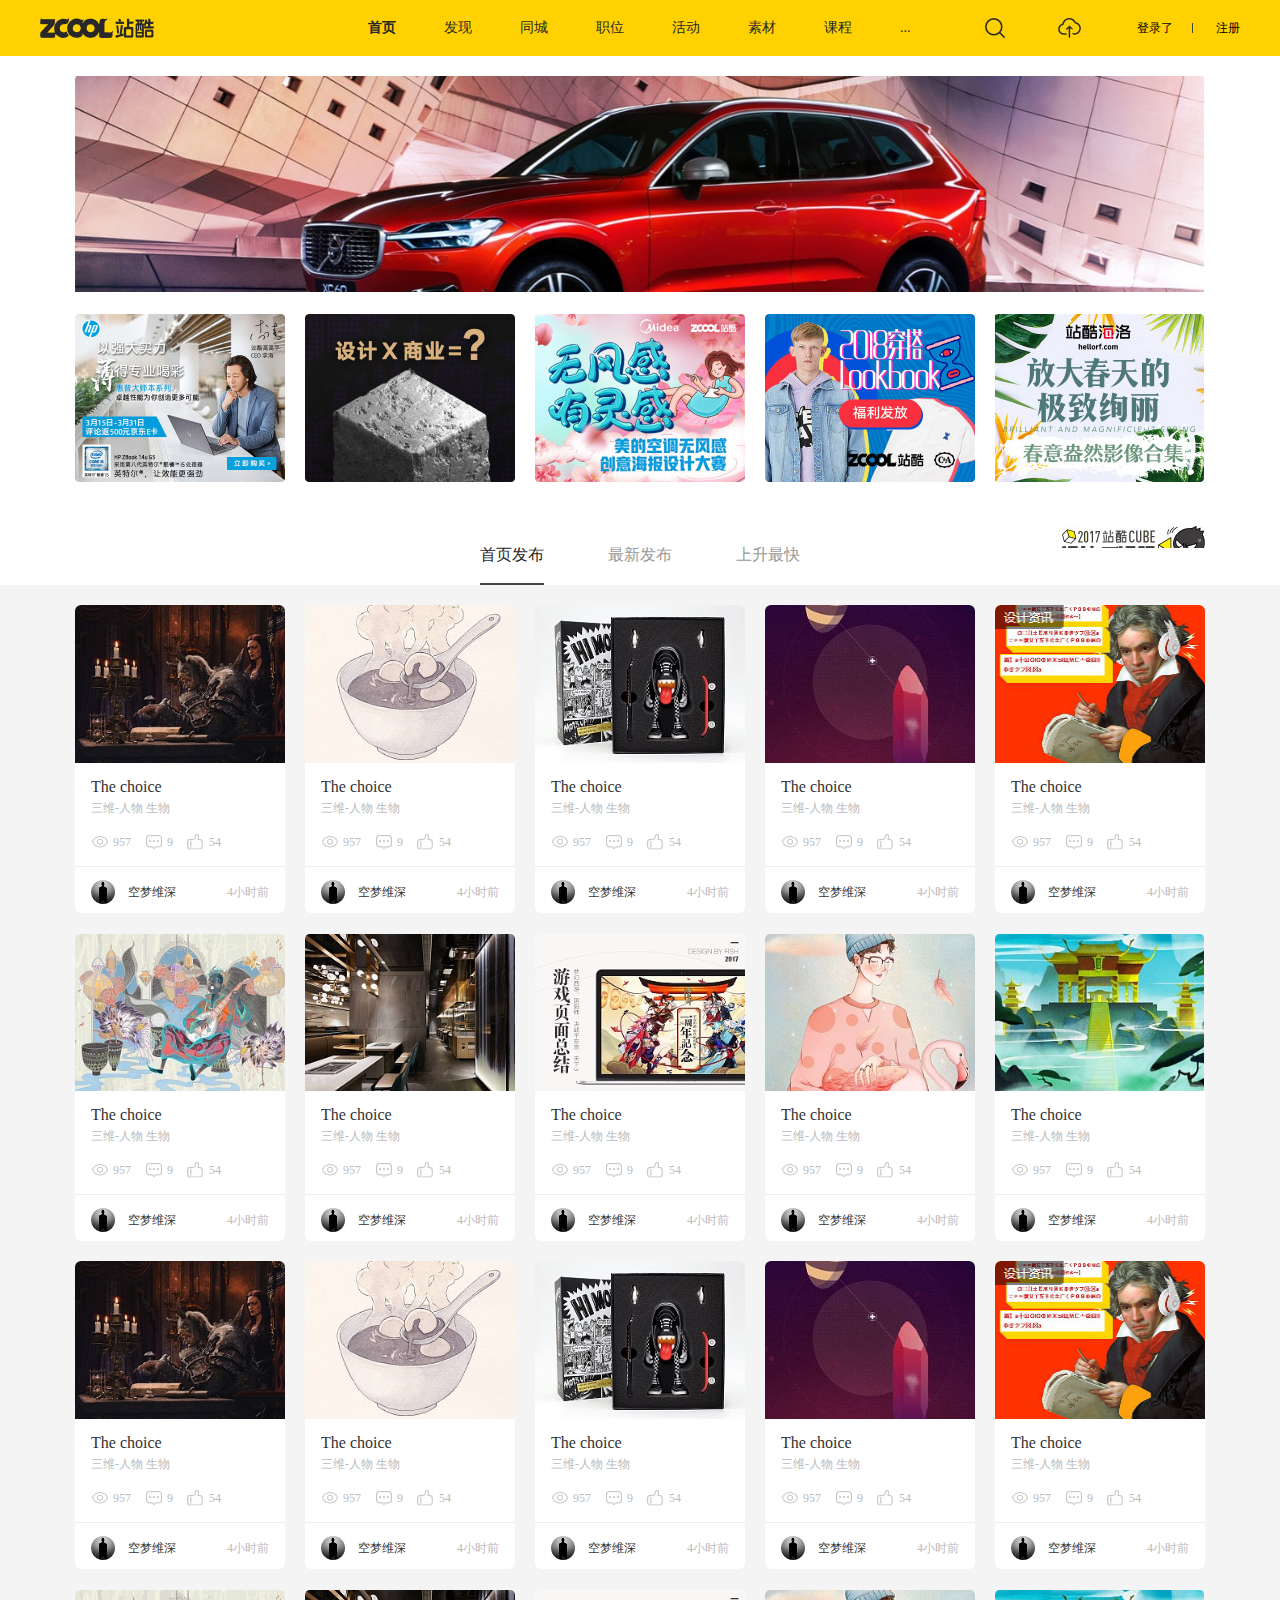
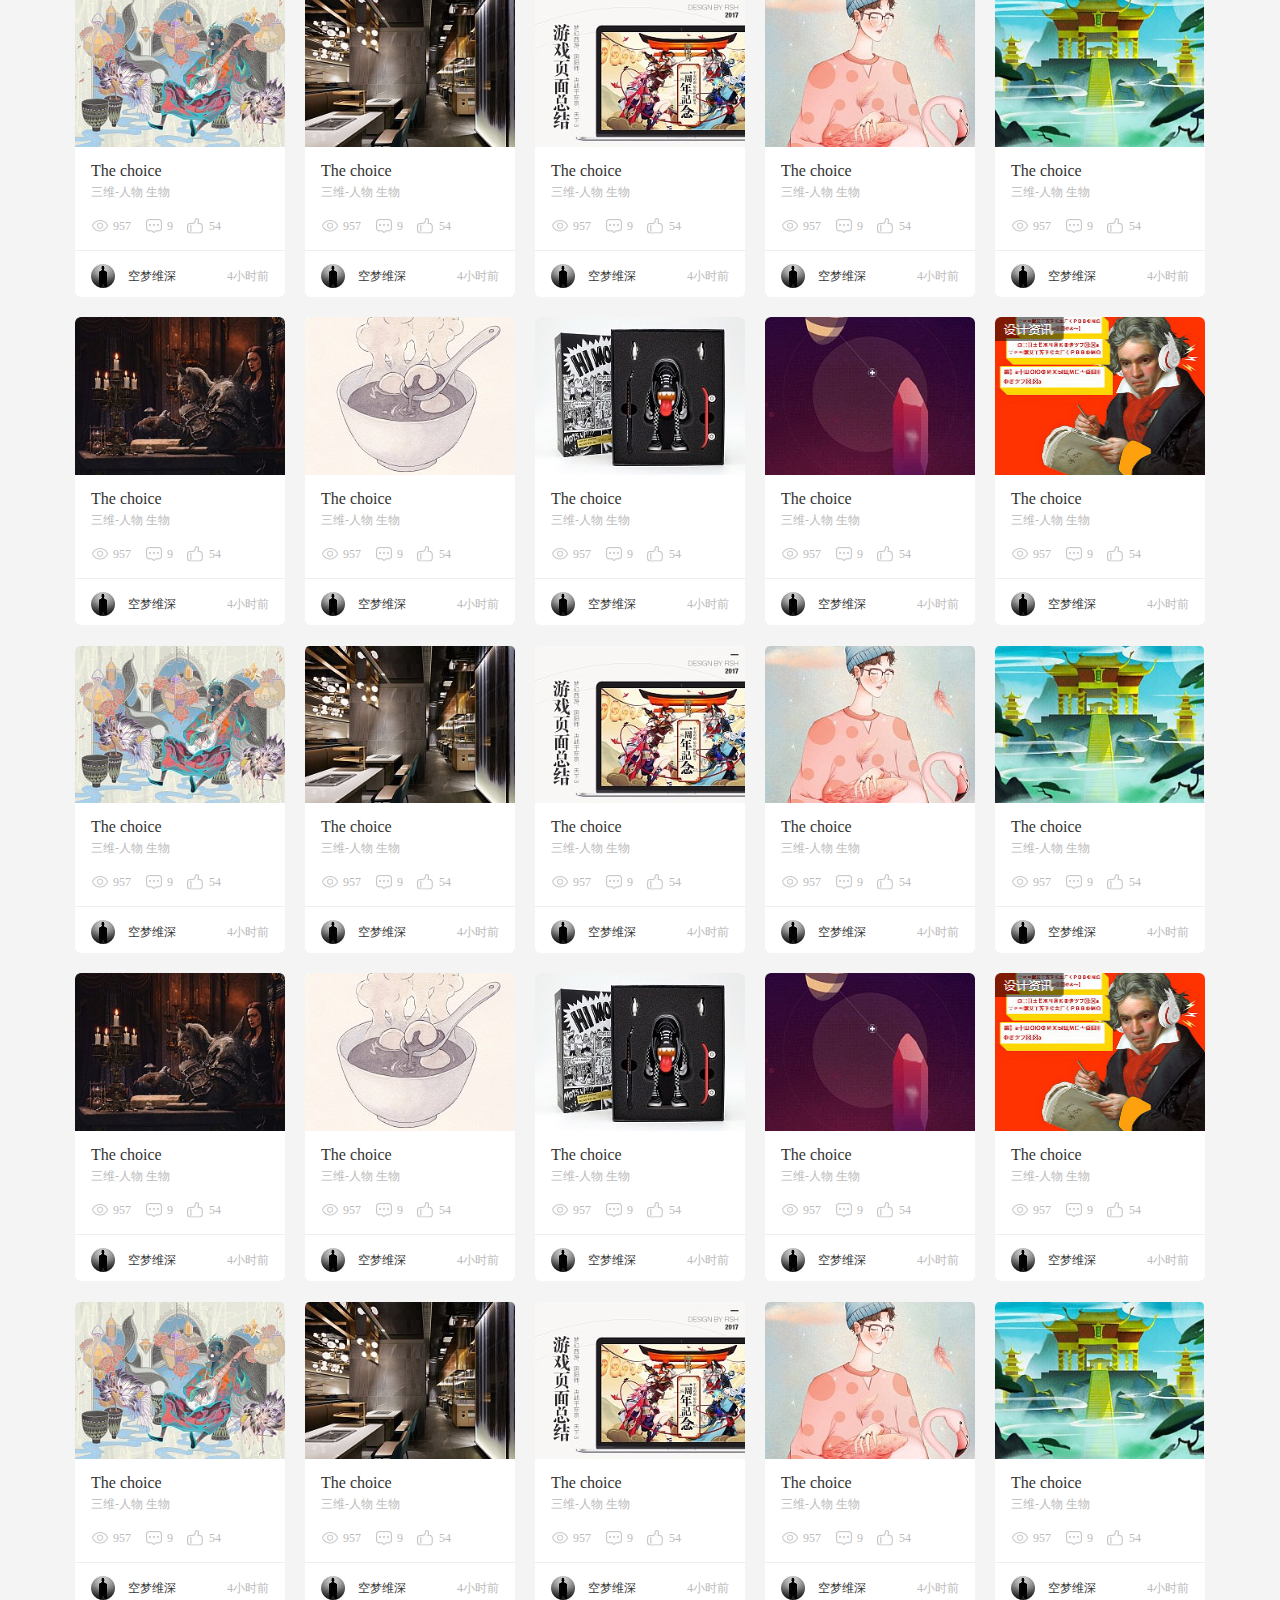
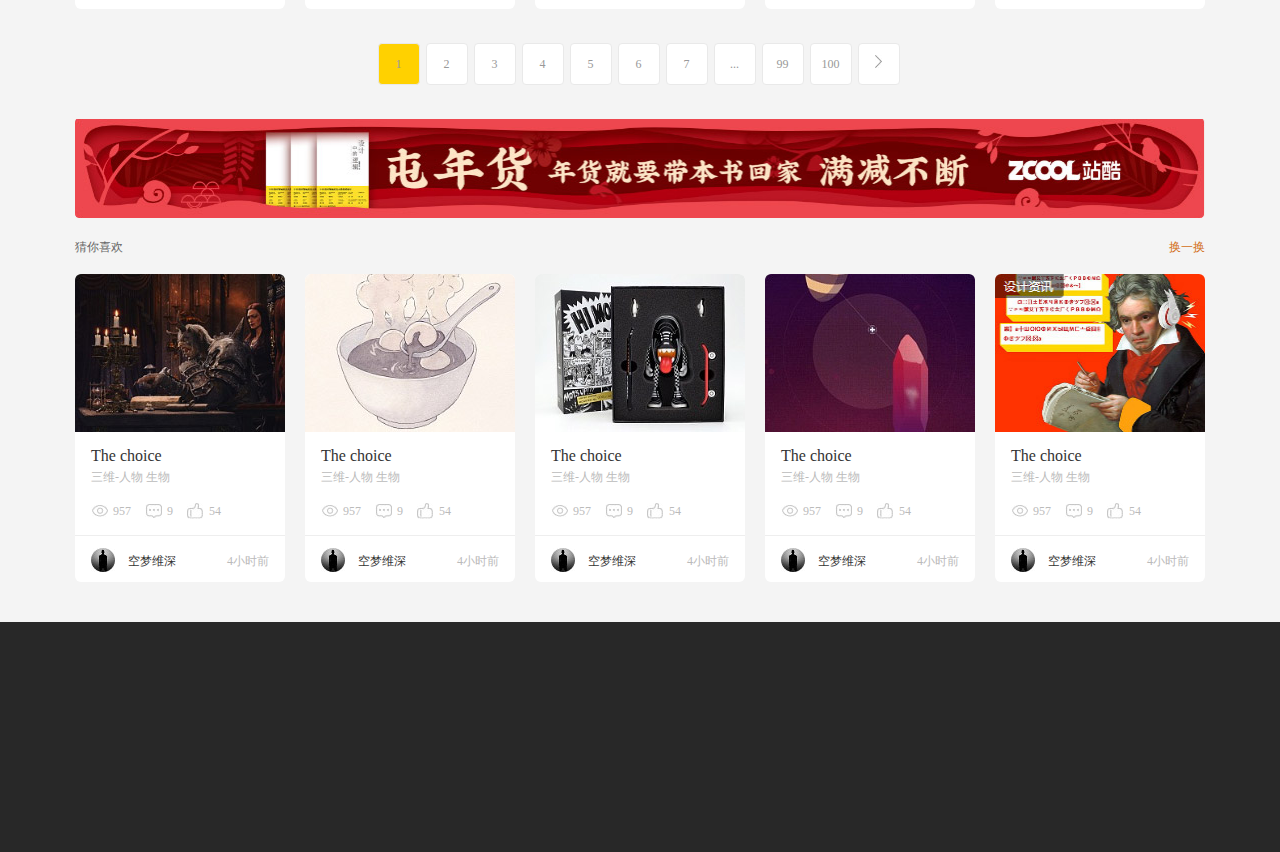
<file: index.html>
<!DOCTYPE html>
<html lang="en">
<head>
    <meta charset="UTF-8">
    <meta name="viewport" content="width=device-width, initial-scale=1.0">
    <meta http-equiv="X-UA-Compatible" content="ie=edge">
    <title>Document</title>
    <link rel="stylesheet" href="css/common.css">
    <link rel="stylesheet" href="css/style.css">
</head>
<body>

    <!-- header-->
    <div id="header">
        <div class="container clear">
            <h1 class="logo"><a href=""><img src="images/zk_03.jpg" alt=""></a><span></span></h1>
            <div class="header_right">
                <div class="search clear">
                    <p><a href=""><img src="images/zk_07.jpg" alt=""/></a></p>
                    <p><a href=""><img src="images/zk_09.jpg" alt=""/></a></p>
                </div>
                <div class="login clear">
                    <span class="span1"><a href="">登录了</a></span>
                    <span class="span2"><a href="">注册</a></span>
                </div>
            </div>
            <ul class="header_nav">
                <li class="active"><a href="">首页</a></li>
                <li><a href="">发现</a></li>
                <li><a href="">同城</a></li>
                <li><a href="">职位</a></li>
                <li><a href="">活动</a></li>
                <li><a href="">素材</a></li>
                <li><a href="">课程</a></li>
                <li><a href="">...</a></li>
            </ul>
        </div>
    </div>

    <!-- banner-->
    <div id="banner" class="container">
        <div class="img"><a href=""><img src="images/zk_16.jpg" alt=""/></a></div>
    </div>

    <!-- news-->
    <div id="news" class="container">
        <ul class="clear">
            <li><a href=""><img src="images/zk_19.jpg" alt=""/></a></li>
            <li><a href=""><img src="images/zk_21.jpg" alt=""/></a></li>
            <li><a href=""><img src="images/zk_23.jpg" alt=""/></a></li>
            <li><a href=""><img src="images/zk_25.jpg" alt=""/></a></li>
            <li><a href=""><img src="images/zk_27.jpg" alt=""/></a></li>
        </ul>
    </div>

    <!-- main-->

    <div class="main_title">
        <div class="container">
            <ul class="clear">
                <li class="active"><a href="">首页发布</a></li>
                <li><a href="">最新发布</a></li>
                <li><a href="">上升最快</a></li>
            </ul>
        </div>
    </div>

    <div id="main">
        <div class="container">
            <!-- 主要内容-->
            <div class="main_content clear">
                <dl>
                    <dt><a href=""><img src="images/zk_37.jpg" alt=""/></a></dt>
                    <dd>
                        <div class="title">
                            <p> The choice</p>
                            <p>三维-人物 生物</p>
                        </div>
                        <div class="middle clear">
                            <p class="browse">957</p>
                            <p class="comment">9</p>
                            <p class="good">54</p>
                        </div>
                        <div class="author">
                            <p class="left"><img src="images/zk_121.jpg" alt=""/><span>空梦维深</span></p>
                            <p class="right">4小时前</p>
                        </div>
                    </dd>
                </dl>

                <dl>
                    <dt><a href=""><img src="images/zk_38.jpg" alt=""/></a></dt>
                    <dd>
                        <div class="title">
                            <p> The choice</p>
                            <p>三维-人物 生物</p>
                        </div>
                        <div class="middle clear">
                            <p class="browse">957</p>
                            <p class="comment">9</p>
                            <p class="good">54</p>
                        </div>
                        <div class="author">
                            <p class="left"><img src="images/zk_121.jpg" alt=""/><span>空梦维深</span></p>
                            <p class="right">4小时前</p>
                        </div>
                    </dd>
                </dl>

                <dl>
                    <dt><a href=""><img src="images/zk_39.jpg" alt=""/></a></dt>
                    <dd>
                        <div class="title">
                            <p> The choice</p>
                            <p>三维-人物 生物</p>
                        </div>
                        <div class="middle clear">
                            <p class="browse">957</p>
                            <p class="comment">9</p>
                            <p class="good">54</p>
                        </div>
                        <div class="author">
                            <p class="left"><img src="images/zk_121.jpg" alt=""/><span>空梦维深</span></p>
                            <p class="right">4小时前</p>
                        </div>
                    </dd>
                </dl>

                <dl>
                    <dt><a href=""><img src="images/zk_40.jpg" alt=""/></a></dt>
                    <dd>
                        <div class="title">
                            <p> The choice</p>
                            <p>三维-人物 生物</p>
                        </div>
                        <div class="middle clear">
                            <p class="browse">957</p>
                            <p class="comment">9</p>
                            <p class="good">54</p>
                        </div>
                        <div class="author">
                            <p class="left"><img src="images/zk_121.jpg" alt=""/><span>空梦维深</span></p>
                            <p class="right">4小时前</p>
                        </div>
                    </dd>
                </dl>

                <dl>
                    <dt><a href=""><img src="images/zk_41.jpg" alt=""/></a></dt>
                    <dd>
                        <div class="title">
                            <p> The choice</p>
                            <p>三维-人物 生物</p>
                        </div>
                        <div class="middle clear">
                            <p class="browse">957</p>
                            <p class="comment">9</p>
                            <p class="good">54</p>
                        </div>
                        <div class="author">
                            <p class="left"><img src="images/zk_121.jpg" alt=""/><span>空梦维深</span></p>
                            <p class="right">4小时前</p>
                        </div>
                    </dd>
                </dl>

                <dl>
                    <dt><a href=""><img src="images/zk_47.jpg" alt=""/></a></dt>
                    <dd>
                        <div class="title">
                            <p> The choice</p>
                            <p>三维-人物 生物</p>
                        </div>
                        <div class="middle clear">
                            <p class="browse">957</p>
                            <p class="comment">9</p>
                            <p class="good">54</p>
                        </div>
                        <div class="author">
                            <p class="left"><img src="images/zk_121.jpg" alt=""/><span>空梦维深</span></p>
                            <p class="right">4小时前</p>
                        </div>
                    </dd>
                </dl>

                <dl>
                    <dt><a href=""><img src="images/zk_48.jpg" alt=""/></a></dt>
                    <dd>
                        <div class="title">
                            <p> The choice</p>
                            <p>三维-人物 生物</p>
                        </div>
                        <div class="middle clear">
                            <p class="browse">957</p>
                            <p class="comment">9</p>
                            <p class="good">54</p>
                        </div>
                        <div class="author">
                            <p class="left"><img src="images/zk_121.jpg" alt=""/><span>空梦维深</span></p>
                            <p class="right">4小时前</p>
                        </div>
                    </dd>
                </dl>

                <dl>
                    <dt><a href=""><img src="images/zk_49.jpg" alt=""/></a></dt>
                    <dd>
                        <div class="title">
                            <p> The choice</p>
                            <p>三维-人物 生物</p>
                        </div>
                        <div class="middle clear">
                            <p class="browse">957</p>
                            <p class="comment">9</p>
                            <p class="good">54</p>
                        </div>
                        <div class="author">
                            <p class="left"><img src="images/zk_121.jpg" alt=""/><span>空梦维深</span></p>
                            <p class="right">4小时前</p>
                        </div>
                    </dd>
                </dl>

                <dl>
                    <dt><a href=""><img src="images/zk_50.jpg" alt=""/></a></dt>
                    <dd>
                        <div class="title">
                            <p> The choice</p>
                            <p>三维-人物 生物</p>
                        </div>
                        <div class="middle clear">
                            <p class="browse">957</p>
                            <p class="comment">9</p>
                            <p class="good">54</p>
                        </div>
                        <div class="author">
                            <p class="left"><img src="images/zk_121.jpg" alt=""/><span>空梦维深</span></p>
                            <p class="right">4小时前</p>
                        </div>
                    </dd>
                </dl>

                <dl>
                    <dt><a href=""><img src="images/zk_51.jpg" alt=""/></a></dt>
                    <dd>
                        <div class="title">
                            <p> The choice</p>
                            <p>三维-人物 生物</p>
                        </div>
                        <div class="middle clear">
                            <p class="browse">957</p>
                            <p class="comment">9</p>
                            <p class="good">54</p>
                        </div>
                        <div class="author">
                            <p class="left"><img src="images/zk_121.jpg" alt=""/><span>空梦维深</span></p>
                            <p class="right">4小时前</p>
                        </div>
                    </dd>
                </dl>

                <dl>
                    <dt><a href=""><img src="images/zk_37.jpg" alt=""/></a></dt>
                    <dd>
                        <div class="title">
                            <p> The choice</p>
                            <p>三维-人物 生物</p>
                        </div>
                        <div class="middle clear">
                            <p class="browse">957</p>
                            <p class="comment">9</p>
                            <p class="good">54</p>
                        </div>
                        <div class="author">
                            <p class="left"><img src="images/zk_121.jpg" alt=""/><span>空梦维深</span></p>
                            <p class="right">4小时前</p>
                        </div>
                    </dd>
                </dl>

                <dl>
                    <dt><a href=""><img src="images/zk_38.jpg" alt=""/></a></dt>
                    <dd>
                        <div class="title">
                            <p> The choice</p>
                            <p>三维-人物 生物</p>
                        </div>
                        <div class="middle clear">
                            <p class="browse">957</p>
                            <p class="comment">9</p>
                            <p class="good">54</p>
                        </div>
                        <div class="author">
                            <p class="left"><img src="images/zk_121.jpg" alt=""/><span>空梦维深</span></p>
                            <p class="right">4小时前</p>
                        </div>
                    </dd>
                </dl>

                <dl>
                    <dt><a href=""><img src="images/zk_39.jpg" alt=""/></a></dt>
                    <dd>
                        <div class="title">
                            <p> The choice</p>
                            <p>三维-人物 生物</p>
                        </div>
                        <div class="middle clear">
                            <p class="browse">957</p>
                            <p class="comment">9</p>
                            <p class="good">54</p>
                        </div>
                        <div class="author">
                            <p class="left"><img src="images/zk_121.jpg" alt=""/><span>空梦维深</span></p>
                            <p class="right">4小时前</p>
                        </div>
                    </dd>
                </dl>

                <dl>
                    <dt><a href=""><img src="images/zk_40.jpg" alt=""/></a></dt>
                    <dd>
                        <div class="title">
                            <p> The choice</p>
                            <p>三维-人物 生物</p>
                        </div>
                        <div class="middle clear">
                            <p class="browse">957</p>
                            <p class="comment">9</p>
                            <p class="good">54</p>
                        </div>
                        <div class="author">
                            <p class="left"><img src="images/zk_121.jpg" alt=""/><span>空梦维深</span></p>
                            <p class="right">4小时前</p>
                        </div>
                    </dd>
                </dl>

                <dl>
                    <dt><a href=""><img src="images/zk_41.jpg" alt=""/></a></dt>
                    <dd>
                        <div class="title">
                            <p> The choice</p>
                            <p>三维-人物 生物</p>
                        </div>
                        <div class="middle clear">
                            <p class="browse">957</p>
                            <p class="comment">9</p>
                            <p class="good">54</p>
                        </div>
                        <div class="author">
                            <p class="left"><img src="images/zk_121.jpg" alt=""/><span>空梦维深</span></p>
                            <p class="right">4小时前</p>
                        </div>
                    </dd>
                </dl>

                <dl>
                    <dt><a href=""><img src="images/zk_47.jpg" alt=""/></a></dt>
                    <dd>
                        <div class="title">
                            <p> The choice</p>
                            <p>三维-人物 生物</p>
                        </div>
                        <div class="middle clear">
                            <p class="browse">957</p>
                            <p class="comment">9</p>
                            <p class="good">54</p>
                        </div>
                        <div class="author">
                            <p class="left"><img src="images/zk_121.jpg" alt=""/><span>空梦维深</span></p>
                            <p class="right">4小时前</p>
                        </div>
                    </dd>
                </dl>

                <dl>
                    <dt><a href=""><img src="images/zk_48.jpg" alt=""/></a></dt>
                    <dd>
                        <div class="title">
                            <p> The choice</p>
                            <p>三维-人物 生物</p>
                        </div>
                        <div class="middle clear">
                            <p class="browse">957</p>
                            <p class="comment">9</p>
                            <p class="good">54</p>
                        </div>
                        <div class="author">
                            <p class="left"><img src="images/zk_121.jpg" alt=""/><span>空梦维深</span></p>
                            <p class="right">4小时前</p>
                        </div>
                    </dd>
                </dl>

                <dl>
                    <dt><a href=""><img src="images/zk_49.jpg" alt=""/></a></dt>
                    <dd>
                        <div class="title">
                            <p> The choice</p>
                            <p>三维-人物 生物</p>
                        </div>
                        <div class="middle clear">
                            <p class="browse">957</p>
                            <p class="comment">9</p>
                            <p class="good">54</p>
                        </div>
                        <div class="author">
                            <p class="left"><img src="images/zk_121.jpg" alt=""/><span>空梦维深</span></p>
                            <p class="right">4小时前</p>
                        </div>
                    </dd>
                </dl>

                <dl>
                    <dt><a href=""><img src="images/zk_50.jpg" alt=""/></a></dt>
                    <dd>
                        <div class="title">
                            <p> The choice</p>
                            <p>三维-人物 生物</p>
                        </div>
                        <div class="middle clear">
                            <p class="browse">957</p>
                            <p class="comment">9</p>
                            <p class="good">54</p>
                        </div>
                        <div class="author">
                            <p class="left"><img src="images/zk_121.jpg" alt=""/><span>空梦维深</span></p>
                            <p class="right">4小时前</p>
                        </div>
                    </dd>
                </dl>

                <dl>
                    <dt><a href=""><img src="images/zk_51.jpg" alt=""/></a></dt>
                    <dd>
                        <div class="title">
                            <p> The choice</p>
                            <p>三维-人物 生物</p>
                        </div>
                        <div class="middle clear">
                            <p class="browse">957</p>
                            <p class="comment">9</p>
                            <p class="good">54</p>
                        </div>
                        <div class="author">
                            <p class="left"><img src="images/zk_121.jpg" alt=""/><span>空梦维深</span></p>
                            <p class="right">4小时前</p>
                        </div>
                    </dd>
                </dl>

                <dl>
                    <dt><a href=""><img src="images/zk_37.jpg" alt=""/></a></dt>
                    <dd>
                        <div class="title">
                            <p> The choice</p>
                            <p>三维-人物 生物</p>
                        </div>
                        <div class="middle clear">
                            <p class="browse">957</p>
                            <p class="comment">9</p>
                            <p class="good">54</p>
                        </div>
                        <div class="author">
                            <p class="left"><img src="images/zk_121.jpg" alt=""/><span>空梦维深</span></p>
                            <p class="right">4小时前</p>
                        </div>
                    </dd>
                </dl>

                <dl>
                    <dt><a href=""><img src="images/zk_38.jpg" alt=""/></a></dt>
                    <dd>
                        <div class="title">
                            <p> The choice</p>
                            <p>三维-人物 生物</p>
                        </div>
                        <div class="middle clear">
                            <p class="browse">957</p>
                            <p class="comment">9</p>
                            <p class="good">54</p>
                        </div>
                        <div class="author">
                            <p class="left"><img src="images/zk_121.jpg" alt=""/><span>空梦维深</span></p>
                            <p class="right">4小时前</p>
                        </div>
                    </dd>
                </dl>

                <dl>
                    <dt><a href=""><img src="images/zk_39.jpg" alt=""/></a></dt>
                    <dd>
                        <div class="title">
                            <p> The choice</p>
                            <p>三维-人物 生物</p>
                        </div>
                        <div class="middle clear">
                            <p class="browse">957</p>
                            <p class="comment">9</p>
                            <p class="good">54</p>
                        </div>
                        <div class="author">
                            <p class="left"><img src="images/zk_121.jpg" alt=""/><span>空梦维深</span></p>
                            <p class="right">4小时前</p>
                        </div>
                    </dd>
                </dl>

                <dl>
                    <dt><a href=""><img src="images/zk_40.jpg" alt=""/></a></dt>
                    <dd>
                        <div class="title">
                            <p> The choice</p>
                            <p>三维-人物 生物</p>
                        </div>
                        <div class="middle clear">
                            <p class="browse">957</p>
                            <p class="comment">9</p>
                            <p class="good">54</p>
                        </div>
                        <div class="author">
                            <p class="left"><img src="images/zk_121.jpg" alt=""/><span>空梦维深</span></p>
                            <p class="right">4小时前</p>
                        </div>
                    </dd>
                </dl>

                <dl>
                    <dt><a href=""><img src="images/zk_41.jpg" alt=""/></a></dt>
                    <dd>
                        <div class="title">
                            <p> The choice</p>
                            <p>三维-人物 生物</p>
                        </div>
                        <div class="middle clear">
                            <p class="browse">957</p>
                            <p class="comment">9</p>
                            <p class="good">54</p>
                        </div>
                        <div class="author">
                            <p class="left"><img src="images/zk_121.jpg" alt=""/><span>空梦维深</span></p>
                            <p class="right">4小时前</p>
                        </div>
                    </dd>
                </dl>

                <dl>
                    <dt><a href=""><img src="images/zk_47.jpg" alt=""/></a></dt>
                    <dd>
                        <div class="title">
                            <p> The choice</p>
                            <p>三维-人物 生物</p>
                        </div>
                        <div class="middle clear">
                            <p class="browse">957</p>
                            <p class="comment">9</p>
                            <p class="good">54</p>
                        </div>
                        <div class="author">
                            <p class="left"><img src="images/zk_121.jpg" alt=""/><span>空梦维深</span></p>
                            <p class="right">4小时前</p>
                        </div>
                    </dd>
                </dl>

                <dl>
                    <dt><a href=""><img src="images/zk_48.jpg" alt=""/></a></dt>
                    <dd>
                        <div class="title">
                            <p> The choice</p>
                            <p>三维-人物 生物</p>
                        </div>
                        <div class="middle clear">
                            <p class="browse">957</p>
                            <p class="comment">9</p>
                            <p class="good">54</p>
                        </div>
                        <div class="author">
                            <p class="left"><img src="images/zk_121.jpg" alt=""/><span>空梦维深</span></p>
                            <p class="right">4小时前</p>
                        </div>
                    </dd>
                </dl>

                <dl>
                    <dt><a href=""><img src="images/zk_49.jpg" alt=""/></a></dt>
                    <dd>
                        <div class="title">
                            <p> The choice</p>
                            <p>三维-人物 生物</p>
                        </div>
                        <div class="middle clear">
                            <p class="browse">957</p>
                            <p class="comment">9</p>
                            <p class="good">54</p>
                        </div>
                        <div class="author">
                            <p class="left"><img src="images/zk_121.jpg" alt=""/><span>空梦维深</span></p>
                            <p class="right">4小时前</p>
                        </div>
                    </dd>
                </dl>

                <dl>
                    <dt><a href=""><img src="images/zk_50.jpg" alt=""/></a></dt>
                    <dd>
                        <div class="title">
                            <p> The choice</p>
                            <p>三维-人物 生物</p>
                        </div>
                        <div class="middle clear">
                            <p class="browse">957</p>
                            <p class="comment">9</p>
                            <p class="good">54</p>
                        </div>
                        <div class="author">
                            <p class="left"><img src="images/zk_121.jpg" alt=""/><span>空梦维深</span></p>
                            <p class="right">4小时前</p>
                        </div>
                    </dd>
                </dl>

                <dl>
                    <dt><a href=""><img src="images/zk_51.jpg" alt=""/></a></dt>
                    <dd>
                        <div class="title">
                            <p> The choice</p>
                            <p>三维-人物 生物</p>
                        </div>
                        <div class="middle clear">
                            <p class="browse">957</p>
                            <p class="comment">9</p>
                            <p class="good">54</p>
                        </div>
                        <div class="author">
                            <p class="left"><img src="images/zk_121.jpg" alt=""/><span>空梦维深</span></p>
                            <p class="right">4小时前</p>
                        </div>
                    </dd>
                </dl>

                <dl>
                    <dt><a href=""><img src="images/zk_37.jpg" alt=""/></a></dt>
                    <dd>
                        <div class="title">
                            <p> The choice</p>
                            <p>三维-人物 生物</p>
                        </div>
                        <div class="middle clear">
                            <p class="browse">957</p>
                            <p class="comment">9</p>
                            <p class="good">54</p>
                        </div>
                        <div class="author">
                            <p class="left"><img src="images/zk_121.jpg" alt=""/><span>空梦维深</span></p>
                            <p class="right">4小时前</p>
                        </div>
                    </dd>
                </dl>

                <dl>
                    <dt><a href=""><img src="images/zk_38.jpg" alt=""/></a></dt>
                    <dd>
                        <div class="title">
                            <p> The choice</p>
                            <p>三维-人物 生物</p>
                        </div>
                        <div class="middle clear">
                            <p class="browse">957</p>
                            <p class="comment">9</p>
                            <p class="good">54</p>
                        </div>
                        <div class="author">
                            <p class="left"><img src="images/zk_121.jpg" alt=""/><span>空梦维深</span></p>
                            <p class="right">4小时前</p>
                        </div>
                    </dd>
                </dl>

                <dl>
                    <dt><a href=""><img src="images/zk_39.jpg" alt=""/></a></dt>
                    <dd>
                        <div class="title">
                            <p> The choice</p>
                            <p>三维-人物 生物</p>
                        </div>
                        <div class="middle clear">
                            <p class="browse">957</p>
                            <p class="comment">9</p>
                            <p class="good">54</p>
                        </div>
                        <div class="author">
                            <p class="left"><img src="images/zk_121.jpg" alt=""/><span>空梦维深</span></p>
                            <p class="right">4小时前</p>
                        </div>
                    </dd>
                </dl>

                <dl>
                    <dt><a href=""><img src="images/zk_40.jpg" alt=""/></a></dt>
                    <dd>
                        <div class="title">
                            <p> The choice</p>
                            <p>三维-人物 生物</p>
                        </div>
                        <div class="middle clear">
                            <p class="browse">957</p>
                            <p class="comment">9</p>
                            <p class="good">54</p>
                        </div>
                        <div class="author">
                            <p class="left"><img src="images/zk_121.jpg" alt=""/><span>空梦维深</span></p>
                            <p class="right">4小时前</p>
                        </div>
                    </dd>
                </dl>

                <dl>
                    <dt><a href=""><img src="images/zk_41.jpg" alt=""/></a></dt>
                    <dd>
                        <div class="title">
                            <p> The choice</p>
                            <p>三维-人物 生物</p>
                        </div>
                        <div class="middle clear">
                            <p class="browse">957</p>
                            <p class="comment">9</p>
                            <p class="good">54</p>
                        </div>
                        <div class="author">
                            <p class="left"><img src="images/zk_121.jpg" alt=""/><span>空梦维深</span></p>
                            <p class="right">4小时前</p>
                        </div>
                    </dd>
                </dl>

                <dl>
                    <dt><a href=""><img src="images/zk_47.jpg" alt=""/></a></dt>
                    <dd>
                        <div class="title">
                            <p> The choice</p>
                            <p>三维-人物 生物</p>
                        </div>
                        <div class="middle clear">
                            <p class="browse">957</p>
                            <p class="comment">9</p>
                            <p class="good">54</p>
                        </div>
                        <div class="author">
                            <p class="left"><img src="images/zk_121.jpg" alt=""/><span>空梦维深</span></p>
                            <p class="right">4小时前</p>
                        </div>
                    </dd>
                </dl>

                <dl>
                    <dt><a href=""><img src="images/zk_48.jpg" alt=""/></a></dt>
                    <dd>
                        <div class="title">
                            <p> The choice</p>
                            <p>三维-人物 生物</p>
                        </div>
                        <div class="middle clear">
                            <p class="browse">957</p>
                            <p class="comment">9</p>
                            <p class="good">54</p>
                        </div>
                        <div class="author">
                            <p class="left"><img src="images/zk_121.jpg" alt=""/><span>空梦维深</span></p>
                            <p class="right">4小时前</p>
                        </div>
                    </dd>
                </dl>

                <dl>
                    <dt><a href=""><img src="images/zk_49.jpg" alt=""/></a></dt>
                    <dd>
                        <div class="title">
                            <p> The choice</p>
                            <p>三维-人物 生物</p>
                        </div>
                        <div class="middle clear">
                            <p class="browse">957</p>
                            <p class="comment">9</p>
                            <p class="good">54</p>
                        </div>
                        <div class="author">
                            <p class="left"><img src="images/zk_121.jpg" alt=""/><span>空梦维深</span></p>
                            <p class="right">4小时前</p>
                        </div>
                    </dd>
                </dl>

                <dl>
                    <dt><a href=""><img src="images/zk_50.jpg" alt=""/></a></dt>
                    <dd>
                        <div class="title">
                            <p> The choice</p>
                            <p>三维-人物 生物</p>
                        </div>
                        <div class="middle clear">
                            <p class="browse">957</p>
                            <p class="comment">9</p>
                            <p class="good">54</p>
                        </div>
                        <div class="author">
                            <p class="left"><img src="images/zk_121.jpg" alt=""/><span>空梦维深</span></p>
                            <p class="right">4小时前</p>
                        </div>
                    </dd>
                </dl>

                <dl>
                    <dt><a href=""><img src="images/zk_51.jpg" alt=""/></a></dt>
                    <dd>
                        <div class="title">
                            <p> The choice</p>
                            <p>三维-人物 生物</p>
                        </div>
                        <div class="middle clear">
                            <p class="browse">957</p>
                            <p class="comment">9</p>
                            <p class="good">54</p>
                        </div>
                        <div class="author">
                            <p class="left"><img src="images/zk_121.jpg" alt=""/><span>空梦维深</span></p>
                            <p class="right">4小时前</p>
                        </div>
                    </dd>
                </dl>
            </div>
            <!--分页-->
            <div class="paging">
                <ul class="clear">
                    <li class="active">1</li>
                    <li>2</li>
                    <li>3</li>
                    <li>4</li>
                    <li>5</li>
                    <li>6</li>
                    <li>7</li>
                    <li>...</li>
                    <li>99</li>
                    <li>100</li>
                    <li><img src="images/arrow_left_07.jpg" alt=""/></li>
                </ul>
                <span></span>
            </div>
        </div>
    </div>

    <!-- main2-->
    <div id="main2">
        <div class="container">
            <!-- 广告图片-->
            <div class="gugao"><a href=""><img src="images/zk_133.jpg" alt=""/></a></div>
            <!-- 猜你喜欢-->
            <div class="you_like">
                <p class="left"><a href="">猜你喜欢</a></p>
                <p class="right"><a href="">换一换</a></p>
            </div>

            <!-- 主要内容-->
            <div class="main_content clear">
                <dl>
                    <dt><a href=""><img src="images/zk_37.jpg" alt=""/></a></dt>
                    <dd>
                        <div class="title">
                            <p> The choice</p>
                            <p>三维-人物 生物</p>
                        </div>
                        <div class="middle clear">
                            <p class="browse">957</p>
                            <p class="comment">9</p>
                            <p class="good">54</p>
                        </div>
                        <div class="author">
                            <p class="left"><img src="images/zk_121.jpg" alt=""/><span>空梦维深</span></p>
                            <p class="right">4小时前</p>
                        </div>
                    </dd>
                </dl>

                <dl>
                    <dt><a href=""><img src="images/zk_38.jpg" alt=""/></a></dt>
                    <dd>
                        <div class="title">
                            <p> The choice</p>
                            <p>三维-人物 生物</p>
                        </div>
                        <div class="middle clear">
                            <p class="browse">957</p>
                            <p class="comment">9</p>
                            <p class="good">54</p>
                        </div>
                        <div class="author">
                            <p class="left"><img src="images/zk_121.jpg" alt=""/><span>空梦维深</span></p>
                            <p class="right">4小时前</p>
                        </div>
                    </dd>
                </dl>

                <dl>
                    <dt><a href=""><img src="images/zk_39.jpg" alt=""/></a></dt>
                    <dd>
                        <div class="title">
                            <p> The choice</p>
                            <p>三维-人物 生物</p>
                        </div>
                        <div class="middle clear">
                            <p class="browse">957</p>
                            <p class="comment">9</p>
                            <p class="good">54</p>
                        </div>
                        <div class="author">
                            <p class="left"><img src="images/zk_121.jpg" alt=""/><span>空梦维深</span></p>
                            <p class="right">4小时前</p>
                        </div>
                    </dd>
                </dl>

                <dl>
                    <dt><a href=""><img src="images/zk_40.jpg" alt=""/></a></dt>
                    <dd>
                        <div class="title">
                            <p> The choice</p>
                            <p>三维-人物 生物</p>
                        </div>
                        <div class="middle clear">
                            <p class="browse">957</p>
                            <p class="comment">9</p>
                            <p class="good">54</p>
                        </div>
                        <div class="author">
                            <p class="left"><img src="images/zk_121.jpg" alt=""/><span>空梦维深</span></p>
                            <p class="right">4小时前</p>
                        </div>
                    </dd>
                </dl>

                <dl>
                    <dt><a href=""><img src="images/zk_41.jpg" alt=""/></a></dt>
                    <dd>
                        <div class="title">
                            <p> The choice</p>
                            <p>三维-人物 生物</p>
                        </div>
                        <div class="middle clear">
                            <p class="browse">957</p>
                            <p class="comment">9</p>
                            <p class="good">54</p>
                        </div>
                        <div class="author">
                            <p class="left"><img src="images/zk_121.jpg" alt=""/><span>空梦维深</span></p>
                            <p class="right">4小时前</p>
                        </div>
                    </dd>
                </dl>


            </div>
        </div>
    </div>

    <!-- footer-->
    <div id="footer">
        <ul id="link">
            <li id="tou"><img src="images/zk_150.jpg" alt=""/></li>
            <li><a href=""><p>Hello</p>PM</a></li>
            <li><a href=""><p>意见</p>反馈</a></li>
        </ul>
    </div>

    <script>
        window.onscroll = function(){
            var bodyHeight = document.body.offsetHeight;
            var footerHeight = footer.offsetHeight;
            var screenHeight = window.innerHeight;
            var scrollHeight = document.documentElement.scrollTop;
            if(scrollHeight+screenHeight>=bodyHeight-footerHeight){
                link.className = "active";
            }else{
                link.className = "";
            }

            if(scrollHeight<600){
                link.style.display = "none";
            }else{
                link.style.display = "block";
            }
        }

        tou.onclick = function(){
            document.documentElement.scrollTop = 0;
        }

    </script>
</body>
</html>
</file>
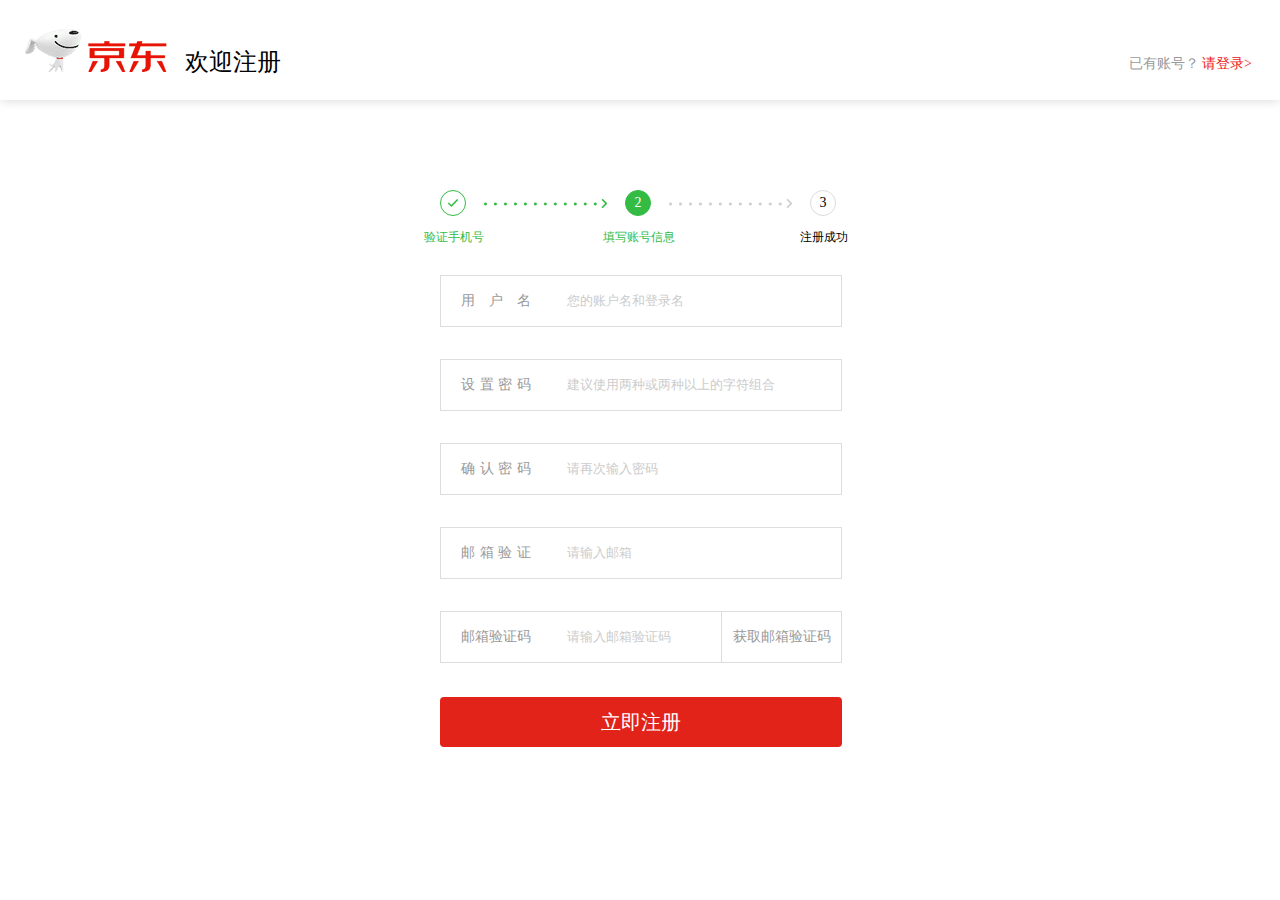
<file: JD/京东.html>
<!DOCTYPE html>
<html lang="en">

<head>
    <meta charset="UTF-8">
    <meta name="viewport" content="width=device-width, initial-scale=1.0">
    <meta http-equiv="X-UA-Compatible" content="ie=edge">
    <title>Document</title>
    <link rel="stylesheet" href="css/common.css">
    <link rel="stylesheet" href="css/style.css">
</head>

<body>
    <!-- 头部 -->
    <header id="header">
        <h1 class="logo">
            <img src="images/jd_03.png" alt="">
        </h1>
        <h2 class="header_title">欢迎注册</h2>
        <div class="account">已有账号？
            <a href="##">请登录></a>
        </div>
    </header>
    <!-- 主要部分 -->
    <div class="box">
        <!-- 表单验证头部 -->
        <div class="box_out clear">
            <div class="li active">
                <div>
                    <img src="images/jd_07.png" alt="">
                </div>
                <p>验证手机号</p>
            </div>
            <img class="icon" src="images/jd_09.png" alt="">
            <div class="li active">
                <div class="disc">2</div>
                <p>填写账号信息</p>
            </div>
            <img class="icon" src="images/dd_03.png" alt="">
            <div class="li">
                <div>3</div>
                <p>注册成功</p>
            </div>
        </div>
        <!-- 表单内容 -->
        <div class="form_main">
            <form action="">
                <div>
                    <p>用户名</p>
                    <input id="user" type="text" placeholder="您的账户名和登录名">
                    <i>支持中文英文数字下划线“_”“-”组合，4-20个字符</i>
                </div>

                <div>
                    <p>设置密码</p>
                    <input id="pwd" type="password" placeholder="建议使用两种或两种以上的字符组合">
                    <i>建议使用字母数字和符号两种以上的组合，6-20个字符</i>
                </div>
                <span id="grade"></span>

                <div>
                    <p>确认密码</p>
                    <input id="pwd2" type="password" placeholder="请再次输入密码">
                    <i>两次密码输入不一致</i>
                </div>

                <div>
                    <p>邮箱验证</p>
                    <input id="email" type="text" placeholder="请输入邮箱">
                    <i>验证完之后，您可以使用该邮箱登录</i>
                </div>

                <div id="yz_email">
                    <div class="clear">
                        <p>邮箱验证码</p>
                        <input id="" type="text" placeholder="请输入邮箱验证码">
                    </div>
                    <span>获取邮箱验证码</span>
                </div>

                <button id="submit" type="submit">立即注册</button>
            </form>
        </div>
    </div>
    <br>
    <br>
    <br>
    <br>
    <br>
    <br>
    <br>

    <script>
        var formobj = {
            user: {
                el: $("user"),
                reg: /^[\u4e00-\u9fa5a-z0-9\-_]{4,20}$/i,
                flag: false
            },
            pwd: {
                el: $("pwd"),
                reg: /^[a-z0-9\u0021-\u002f]{6,20}$/i,
                flag: false
            },
            email: {
                el: $("email"),
                reg: /^\w{6,20}@[0-9a-z]{2,6}\.[a-z]{2,6}$/i,
                flag: false
            }
        }
        function $(el) {
            return document.getElementById(el);
        }
        var submit = document.getElementById("submit");
        submit.onclick = function (e) {
            var evt = e || window.event;
            for (var attr in formobj) {
                if (!formobj[attr].flag) {
                    formobj[attr].el.nextElementSibling.style.display = "block";
                    formobj[attr].el.nextElementSibling.className = "error";
                    evt.preventDefault();
                }
            }
        }
        //用户名验证
        var userVer = document.getElementById("user");
        var strReg = formobj.user.reg;
        userVer.onchange = function () {
            var string = this.value;
            addOnlyState(this, strReg.test(string), formobj.user);
        }
        //密码验证
        var pwd = document.getElementById("pwd");
        var pwreg = formobj.pwd.reg;
        var ograde = document.getElementById("grade");
        pwd.onchange = function () {
            var string = this.value;
            addOnlyState(this, pwreg.test(string), formobj.pwd);
            if (!pwreg.test(string)) {
                ograde.style.display = "none";
            }
        }
        pwd.oninput = function () {
            var string = this.value;
            grade(string);
        }
        var email = document.getElementById("email");
        var emailreg = formobj.email.reg;
        email.onchange = function () {
            var string = this.value;
            addOnlyState(this, emailreg.test(string), formobj.email);
        }
        function addOnlyState(el, bool, flag) {
            var i = el.nextElementSibling;
            i.className = "";
            if (bool) {
                i.style.display = "none";
                flag.flag = true;
            } else {
                i.style.display = "block";
                i.className += "error";
                flag.flag = false;
            }
        }
        //密码判断安全等级
        function grade(string) {
            var count = 0;
            if (/\d+/g.test(string)) {
                count++;
            }
            if (/[\u0021-\u002f]+/g.test(string)) {
                count++;
            }
            if (/[a-z]+/ig.test(string)) {
                count++;
            }
            ograde.innerHTML = "密码强度为" + count + "级";
            ograde.style.display = "block";
        }
        var form_main = document.querySelector(".form_main");
        var oinput = form_main.getElementsByTagName("input");
        console.log(oinput);
        for (var i = 0; i < oinput.length; i++) {
            oinput[i].onfocus = function () {
                this.nextElementSibling.style.display = "block";
            }
            oinput[i].onblur = function () {
                if (this.value == "") {
                    this.nextElementSibling.style.display = "none";
                }
            }
        }


    </script>
</body>

</html>
</file>
<file: css/common.css>
body{overflow-x:hidden;}
body,h1,h3,h4,h2,h5,h6,ul,ol,p,fieldset,dd,dl,input,textarea,option,hr,td{margin:0;padding:0;}
h1,h3,h4,h2,h5,h6,b,strong{font-weight:normal;}
i,em{font-style:normal;}
li{list-style:none;}
img{border:none;}
a{text-decoration:none; color:inherit;}
a,input{outline:none;}
body{font:12px/1em "微软雅黑"; color:#000;}
.clear:after{content:"."; display:block; clear:both;height:0; visibility:hidden;}
.clear{zoom:1;}
.clamp1{
    overflow: hidden;
    white-space: nowrap;
    text-overflow: ellipsis;
}
.clamp2{
    overflow: hidden;  /** 隐藏超出的内容 **/
    display: -webkit-box; /** 将对象作为伸缩盒子模型显示 **/
    -webkit-box-orient: vertical; /** 设置或检索伸缩盒对象的子元素的排列方式 **/
    -webkit-line-clamp: 2; /** 显示的行数 **/
}

.container{width: 1130px; margin: 0 auto;}
.border0{border:none;}

/*头部*/
#header{
    height: 56px;
    background: #ffd100;
}
#header .container{
    width: 1200px;
}
#header .logo{
    float: left;
    height: 56px;
}
#header .logo img{
    display: inline-block;
    vertical-align: middle;
}
#header .logo span{
    display: inline-block;
    width: 0;
    height: 100%;
    vertical-align: middle;
}

#header .header_nav{
    float: left;
    margin-left: 190px;
}
.header_nav li{
    float: left;
    padding: 0 24px;
    height: 56px;
    line-height: 56px;
    font-size: 14px;
    color: #282828;
}
.header_nav li.active{
    font-weight: bold;
}
.header_nav li:hover{
    background: #282828;
    color: #ffd100;
}

#header .header_right{
    float: right;
}
.header_right .search,.header_right .login{
    float: left;
}
.header_right .login{
    height: 100%;
    line-height: 56px;
}
.header_right .login .span1{
    padding-right: 20px;
    background: url("../images/login_03.jpg") no-repeat right center;
}
.header_right .login .span2{
    padding-left: 20px;

}
.header_right .search{
    margin-right: 30px;
}
.header_right .search p{
    float: left;
    height: 56px;
    line-height: 56px;
    font-size: 0;
    width: 75px;
    text-align: center;
}
.header_right .search p img{
    vertical-align: middle;
}
.header_right .search p:hover{
    background: #282828;
}
</file>
<file: css/style.css>
/*banner*/
#banner{
    margin-top: 20px;
}
#banner img{
    width: 100%;
    height: auto;
}
/*news*/
#news{
    margin-top: 20px;
}
#news ul{
    margin: 0 -10px;
    padding-bottom: 44px;
}
#news ul li{
    width: 210px;
    height: 168px;
    float: left;
    margin: 0 10px;
}
#news ul li img{
    width: 100%;
}
/*main*/
#main{
    background: #f4f4f4;
}
.main_title{
    background: #ffffff;
}
.main_title .container{
    background: url("../images/title_03.jpg") no-repeat right top;
}
.main_title ul{
    width: 384px;
    margin: 0 auto;
}
.main_title li{
    float: left;
    height: 57px;
    line-height: 57px;
    font-size: 16px;
    margin: 0 32px;
    color: #999999;
}
.main_title li.active{
    border-bottom: 2px #444444 solid;
    color: #282828;
}
    /*内容*/
.main_content{
    margin: 0 -10px;
}
.main_content dl{
    margin: 0 10px;
    margin-top: 20px;
    width: 210px;
    height: 308px;
    -webkit-border-radius: 6px;
    -moz-border-radius: 6px;
    border-radius: 6px;
    float: left;
    background: #ffffff;
    overflow: hidden;
}
.main_content dt img{
    width: 100%;
    height: 158px;
}
.main_content dd{

}
.main_content dd .title{
    color: #333333;
    font-size: 16px;
    margin-top: 16px;
    padding: 0 16px;
}
.main_content dd .title p:last-child{
    font-size: 12px;
    color: #bbbbbb;
    margin-top: 9px;
}
.main_content dd .middle{
    margin-top: 20px;
    padding: 0 16px 16px;
    border-bottom: 1px #eeeeee solid;
}
.main_content dd .middle p{
    float: left;
    margin-right: 14px;
    font-size: 12px;
    color: #bbbbbb;
    padding-left: 22px;
    height: 16px;
    line-height: 16px;
}
.main_content dd .middle .browse{
    background: url("../images/zk_168.jpg") no-repeat left center;
}
.main_content dd .middle .comment{
    background: url("../images/zk_165.jpg") no-repeat left center;
}
.main_content dd .middle .good{
    background: url("../images/zk_162.jpg") no-repeat left center;
}
.main_content dd .author{
    height: 50px;
    padding: 0 16px;
    line-height: 50px;
}
.main_content dd .author .left{
    float: left;
    color: #333333;
}
.main_content dd .author .left img{
    vertical-align: middle;
    margin-top: -3px;
    margin-right: 13px;
    width: 24px;
    height: 24px;
}
.main_content dd .author .right{
    float: right;
    color: #bbbbbb;
}
    /*分页*/
#main .paging{
    height: 110px;
    text-align: center;
}
#main .paging ul{
    display: inline-block;
    vertical-align: middle;
}
#main .paging span{
    height: 100%;
    width: 0;
    display: inline-block;
    vertical-align: middle;
}
#main .paging li{
    width: 40px;
    height: 40px;
    border: 1px #e9e9e9 solid;
    -webkit-border-radius: 4px;
    -moz-border-radius: 4px;
    border-radius: 4px;
    text-align: center;
    line-height: 40px;
    color: #999999;
    background: #ffffff;
    float: left;
    margin: 0 3px;
}
#main .paging li.active{
    background: #ffd100;
}
    /*主要内容2*/
#main2{
    background: #f4f4f4;
    padding-bottom: 40px;
}
#main2 .gugao img{
    width: 100%;
}
.you_like{
    height: 54px;
    line-height: 54px;
    font-size: 12px;
}
.you_like .left{
    color: #666666;
    float: left;
}
.you_like .right{
    color: #d36f16;
    float: right;
}
#main2 .main_content dl{
    margin-top: 0;
}
/*footer*/
#footer{
    height: 230px;
    background: #282828;
    position: relative;
}
#link{
    position: fixed;
    left: 50%;
    margin-left: 575px;
    bottom: 40px;
    display: none;
}
#link li{
    width: 50px;
    height: 50px;
    -webkit-border-radius: 6px;
    -moz-border-radius: 6px;
    border-radius: 6px;
    background: #ffd100;
    text-align: center;
    line-height: 16px;
    font-size: 14px;
    margin-top: 6px;
}
#link li a{
    display: block;
    height: 100%;
    width: 100%;
}
#link li a p{
    padding-top: 10px;
}
#link li:first-child{
    background: #dddddd;
    line-height: 50px;
}
#link.active{
    position: absolute;
    bottom: 270px;
}
</file>
<file: JD/css/common.css>
body{overflow-x:hidden;}
body,h1,h3,h4,h2,h5,h6,ul,ol,p,fieldset,dd,dl,input,textarea,option,hr,td{margin:0;padding:0;}
h1,h3,h4,h2,h5,h6,b,strong{font-weight:normal;}
i,em{font-style:normal;}
li{list-style:none;}
img{border:none;}
a{text-decoration:none; color:inherit;}
a,input{outline:none;}
body{font:12px/1em "微软雅黑"; color:#000;}
.clear:after{content:"."; display:block; clear:both;height:0; visibility:hidden;}
.clear{zoom:1;}
.clamp1{
    overflow: hidden;
    white-space: nowrap;
    text-overflow: ellipsis;
}
.clamp2{
    overflow: hidden;  /** 隐藏超出的内容 **/
    display: -webkit-box; /** 将对象作为伸缩盒子模型显示 **/
    -webkit-box-orient: vertical; /** 设置或检索伸缩盒对象的子元素的排列方式 **/
    -webkit-line-clamp: 2; /** 显示的行数 **/
}

.container{width: 1140px; margin: 0 auto;}
.border0{border:none;}

#header{
    width: 100%;
    height: 100px;
    box-shadow: 0 1px 10px #dcdcdc;
}
.logo{
    float: left;
    height: 100px;
    line-height: 100px;
    font-size: 0;
    margin-left: 25px;
}
.logo img{
    vertical-align: middle;

}
.header_title{
    float: left;
    font-size: 24px;
    line-height: 124px;
    margin-left: 18px;
}
.account{
    float: right;
    margin-top: 58px;
    margin-right: 28px;
    color: #999999;
    font-size: 14px;
}
.account a{
    color: #ee2222;
}
</file>
<file: JD/css/style.css>
.box{
    width: 400px;
    margin: 0 auto;
}
.box_out{
    margin-top: 90px;
}
.box_out .li{
    float: left;
    width: 26px;
    text-align: center;
}
.box_out .icon{
    float: left;
    margin: 9px 18px 0;
}
.box_out .li div{
    width: 24px;
    height: 24px;
    border-radius: 100%;
    border: 1px #dcdcdc solid;
    line-height: 24px;
    font-size: 14px;
}
.box_out .li p{
    width: 100px;
    margin-left: -36px;
    margin-top: 15px;
}
.box_out .li.active{
    color: #33bb44;
}
.box_out .li.active div{
    border: 1px #33bb44 solid;
}
.box_out .li.active div.disc{
    border: 1px #33bb44 solid;
    background: #33bb44;
    color: #fff;
}

/* 表单主体部分 */
.form_main form>div{
    width: 400px;
    height: 50px;
    border: 1px #dddddd solid;
    color: #999999;
    margin-top: 32px;
    line-height: 50px;
    font-size: 14px;
    position: relative;
}
.form_main form>div:hover,#yz_email div:hover,#yz_email span:hover{
    border: 1px #999999 solid;
}
.form_main form>div p{
    float: left;
    width: 70px;
    height: 50px;
    text-align: justify;
    margin-left: 20px;

}
.form_main form>div p:after{  
    display:inline-block;  
    content:'';  
    overflow:hidden;  
    width:100%;  
    height:0;  
} 
.form_main form>div input{
    float: left;
    height: 50px;
    line-height: 50px;
    border: 0;
    width: 270px;
    margin-left: 36px;
    color: #000;
}
.form_main form>div input::-webkit-input-placeholder{
    color: #cccccc;
}
/* 输入验证码部分 */
#yz_email{
    border: 0;
    width: 402px;
}
#yz_email div{
    width: 280px;
    border: 1px #ddd solid;
    float: left;
}
#yz_email input{
    width: 153px;
}
#yz_email span{
    width: 119px;
    height: 50px;
    display: block;
    float: right;
    border: 1px #ddd solid;
    text-align: center;
    margin-left: -1px;
    cursor: pointer;
}
.form_main button{
    width: 402px;
    height: 50px;
    border-radius: 4px;
    border: 0;
    margin-top: 34px;
    background: #e2231a;
    color: #fff;
    font-size: 20px;
}
.form_main form>div i{
    position: absolute;
    bottom: -22px;
    left: 0;
    height: 20px;
    line-height: 20px;
    font-size: 12px;
    display: none;
}
.form_main form>div i.error{
    color: orange;
}
#grade{
    margin-top: 20px;
}
</file>
